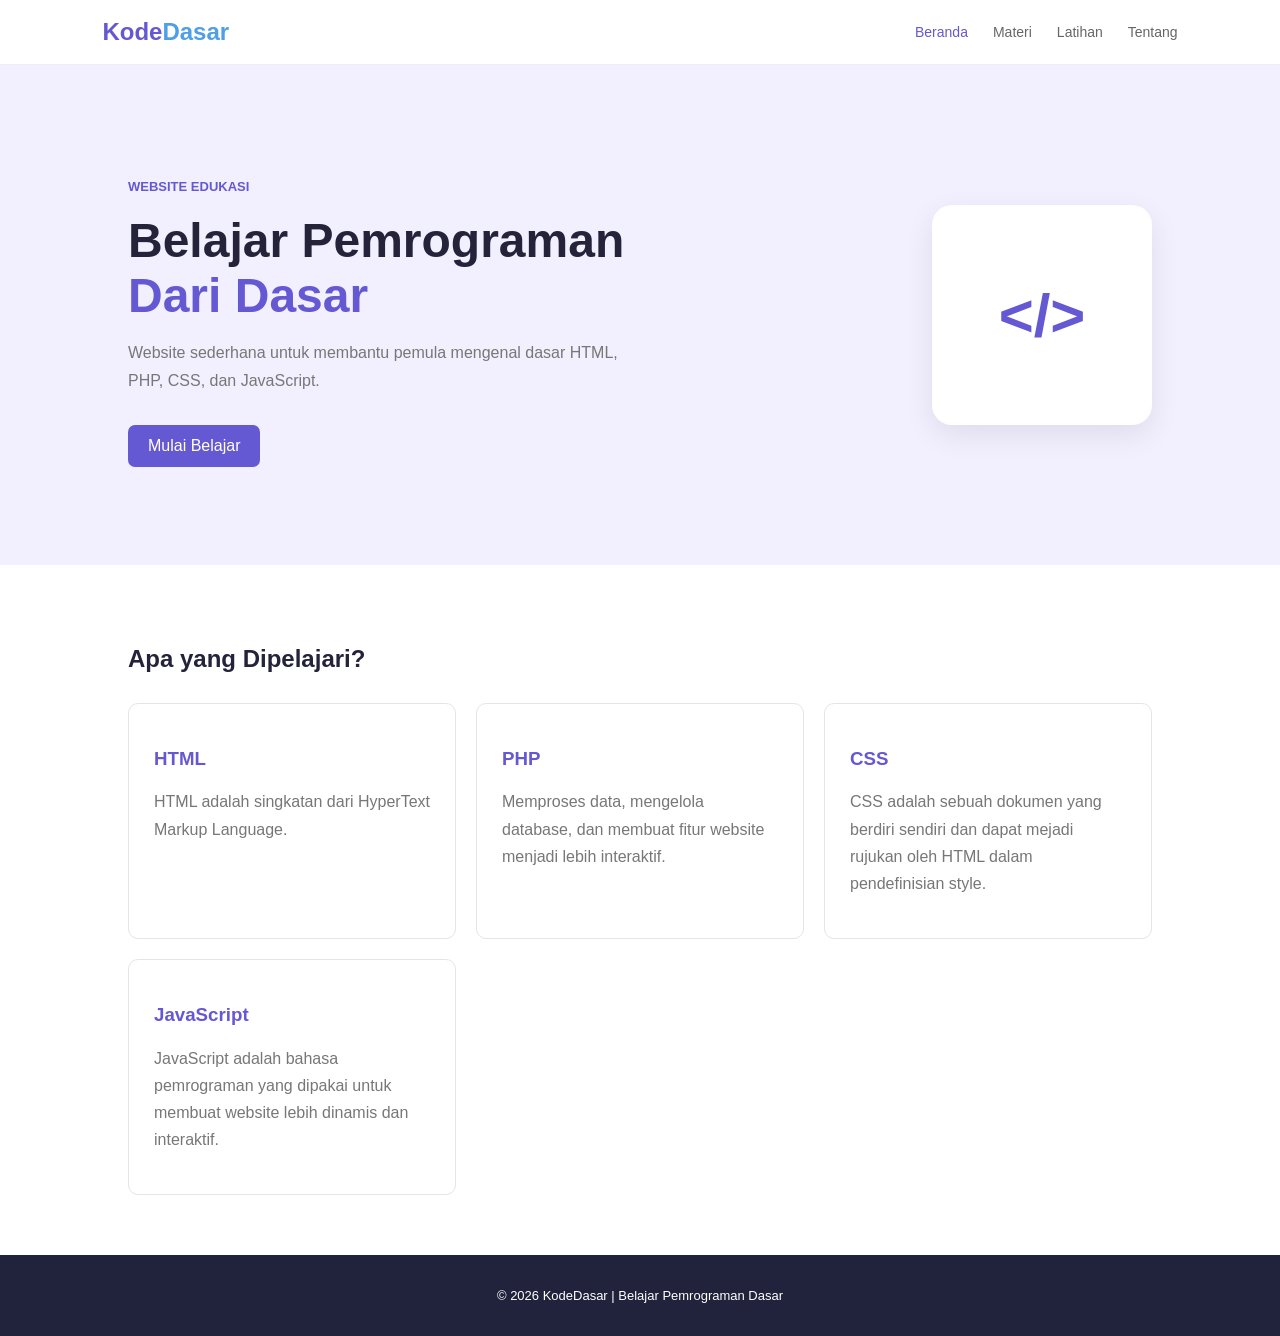
<file: index.html>
<!DOCTYPE html>
<html lang="id">
<head>
    <meta charset="UTF-8">
    <meta name="viewport" content="width=device-width, initial-scale=1.0">
    <title>Beranda | KodeDasar</title>
    <link rel="stylesheet" href="css/style.css">
    <script src="js/script.js" defer></script>
</head>
<body>

<header>
    <nav class="navbar">
        <h2>Kode<span>Dasar</span></h2>

        <ul>
            <li><a class="active" href="index.html">Beranda</a></li>
            <li><a href="materi.html">Materi</a></li>
            <li><a href="latihan.html">Latihan</a></li>
            <li><a href="tentang.html">Tentang</a></li>
        </ul>
    </nav>
</header>

<main>
    <section class="hero">
        <div>
            <p>WEBSITE EDUKASI</p>
            <h1>Belajar Pemrograman<br><span>Dari Dasar</span></h1>
            <p>
                Website sederhana untuk membantu pemula mengenal
                dasar HTML, PHP, CSS, dan JavaScript.
            </p>

            <a href="materi.html" class="button">Mulai Belajar</a>
        </div>

        <div class="code-box">
            &lt;/&gt;
        </div>
    </section>

    <section class="section">
        <h2>Apa yang Dipelajari?</h2>

        <div class="cards">
            <div class="card">
                <h3>HTML</h3>
                <p>HTML adalah singkatan dari HyperText Markup Language.</p>
            </div>

            <div class="card">
                <h3>PHP</h3>
                <p>Memproses data, mengelola database, dan membuat fitur website menjadi lebih interaktif.</p>
            </div>

            <div class="card">
                <h3>CSS</h3>
                <p>CSS adalah sebuah dokumen yang berdiri sendiri dan dapat mejadi rujukan oleh HTML dalam pendefinisian style.</p>
            </div>

            <div class="card">
                <h3>JavaScript</h3>
                <p>JavaScript adalah bahasa pemrograman yang dipakai untuk membuat website lebih dinamis dan interaktif.</p>
            </div>
        </div>
    </section>
</main>

<footer>
    <p>© 2026 KodeDasar | Belajar Pemrograman Dasar</p>
</footer>

</body>
</html>
</file>
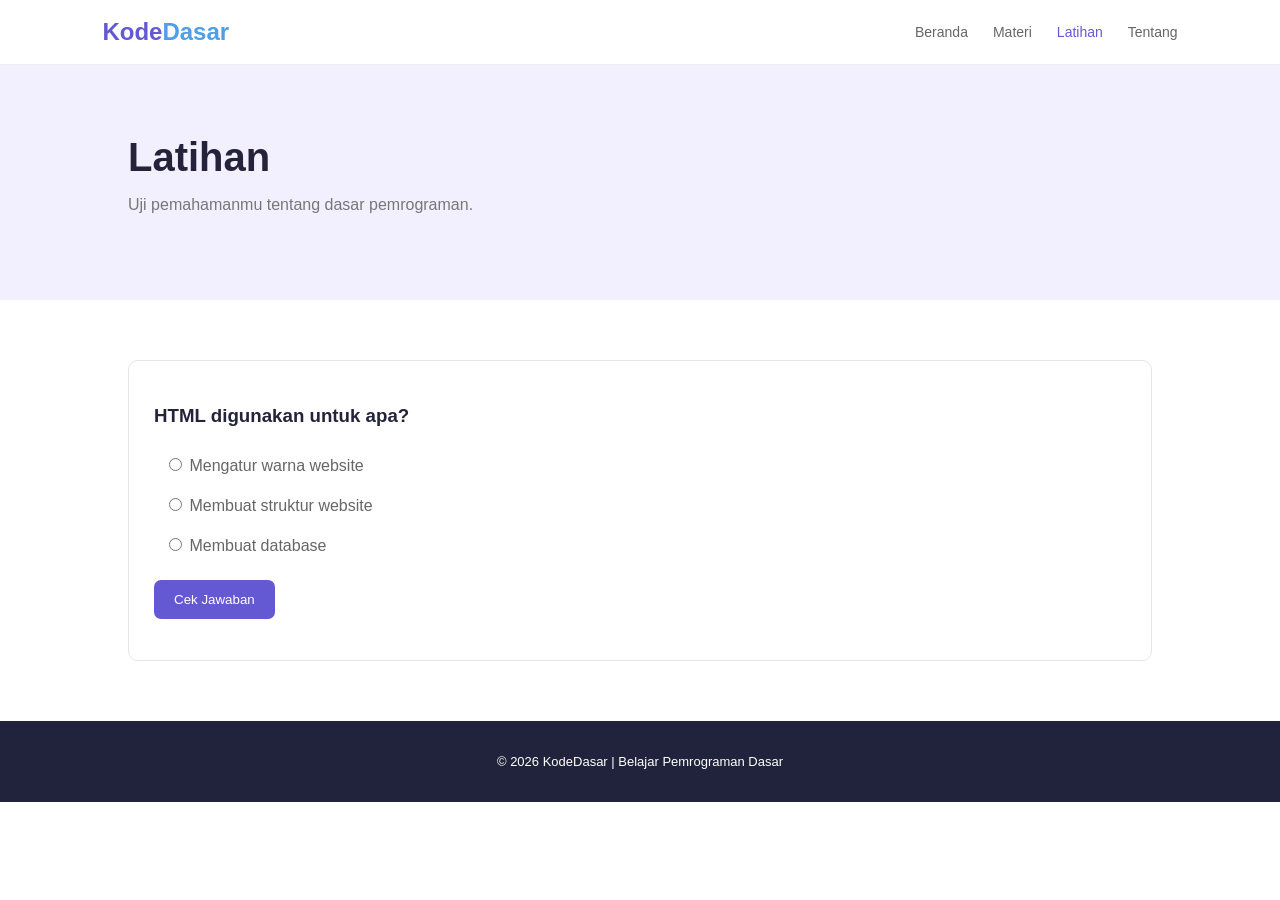
<file: latihan.html>
<!doctype html>
<html lang="id">
  <head>
    <meta charset="UTF-8" />
    <meta name="viewport" content="width=device-width, initial-scale=1.0" />
    <title>Latihan | KodeDasar</title>
    <link rel="stylesheet" href="css/style.css" />
    <script src="js/script.js" defer></script>
  </head>

  <body>
    <header>
      <nav class="navbar">
        <h2>Kode<span>Dasar</span></h2>

        <ul>
          <li><a href="index.html">Beranda</a></li>
          <li><a href="materi.html">Materi</a></li>
          <li><a class="active" href="latihan.html">Latihan</a></li>
          <li><a href="tentang.html">Tentang</a></li>
        </ul>
      </nav>
    </header>

    <main>
      <section class="page-title">
        <h1>Latihan</h1>
        <p>Uji pemahamanmu tentang dasar pemrograman.</p>
      </section>

      <section class="section">
        <div class="quiz">
          <h3>HTML digunakan untuk apa?</h3>

          <label>
            <input type="radio" name="soal" value="salah" />
            Mengatur warna website
          </label>

          <label>
            <input type="radio" name="soal" value="benar" />
            Membuat struktur website
          </label>

          <label>
            <input type="radio" name="soal" value="salah" />
            Membuat database
          </label>

          <button class="button" onclick="cekJawaban()">Cek Jawaban</button>

          <p id="hasil"></p>
        </div>
      </section>
    </main>

    <footer>
      <p>© 2026 KodeDasar | Belajar Pemrograman Dasar</p>
    </footer>
  </body>
</html>
</file>
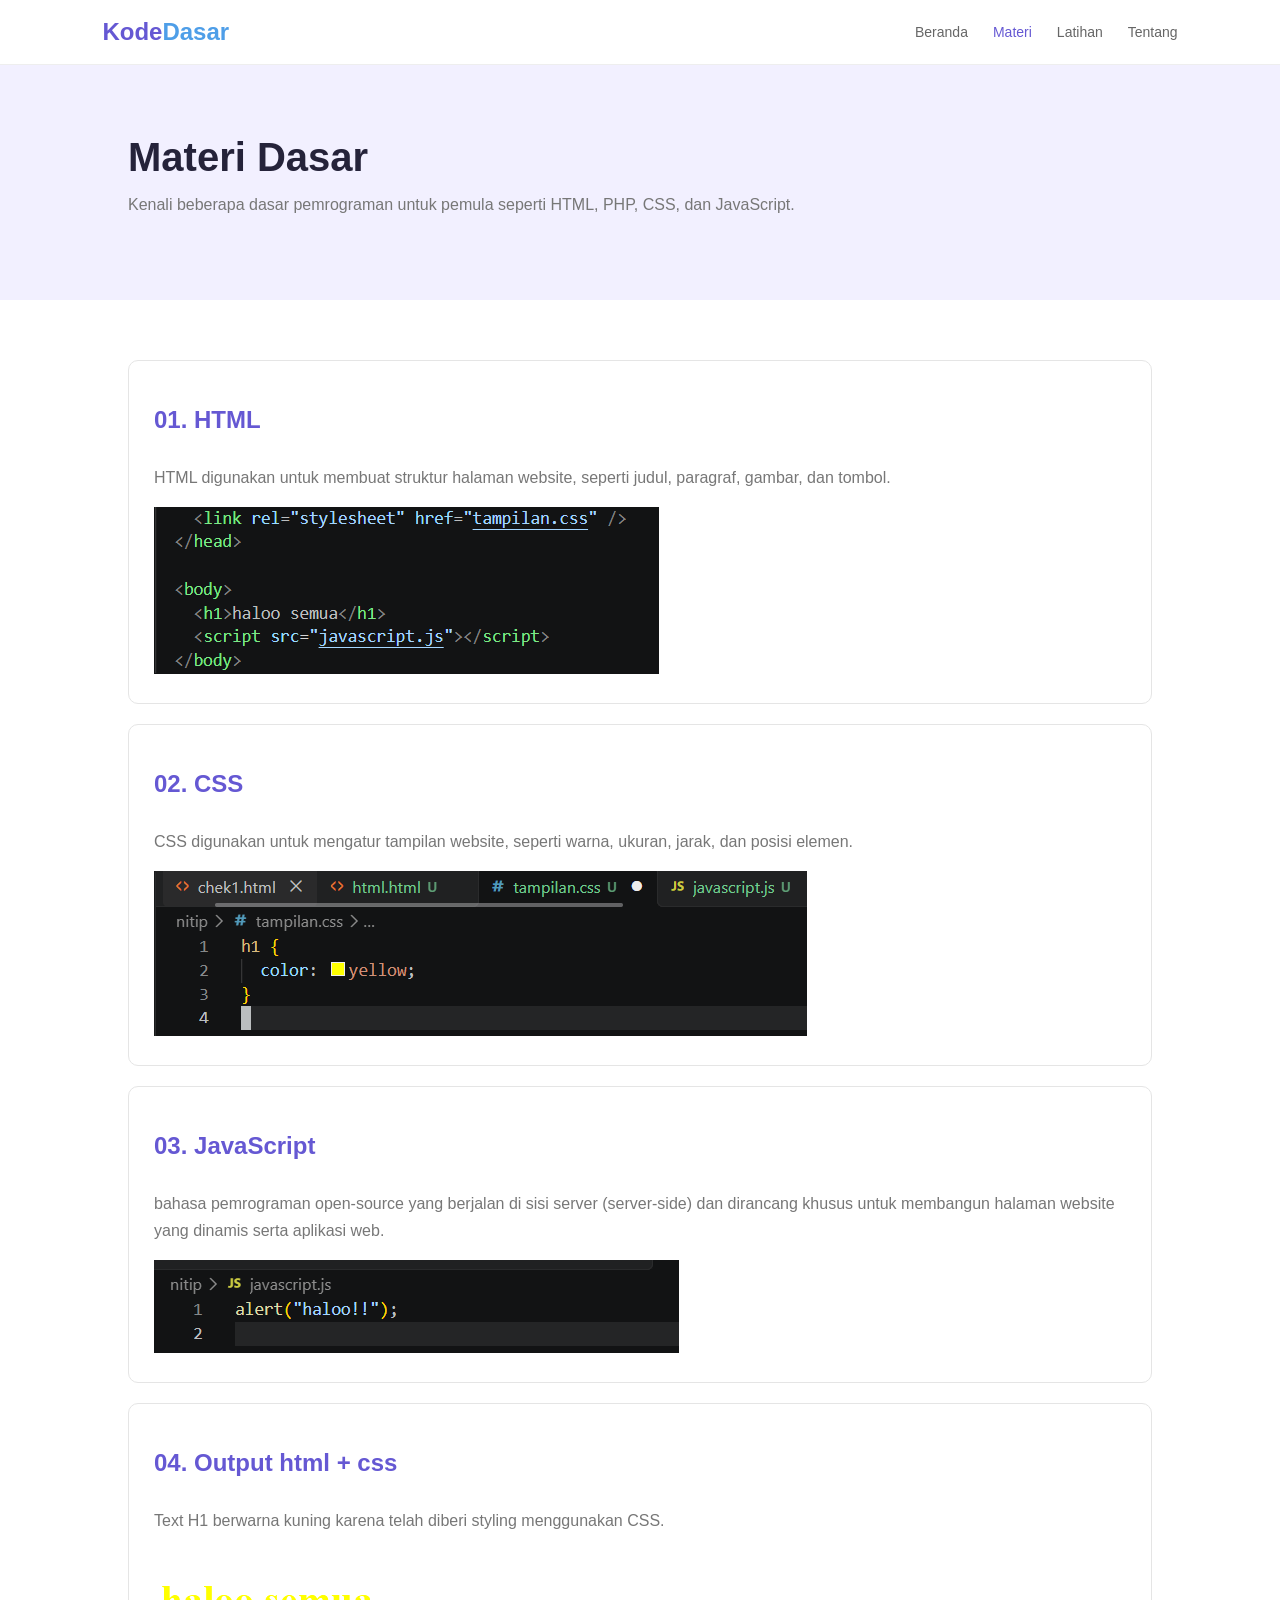
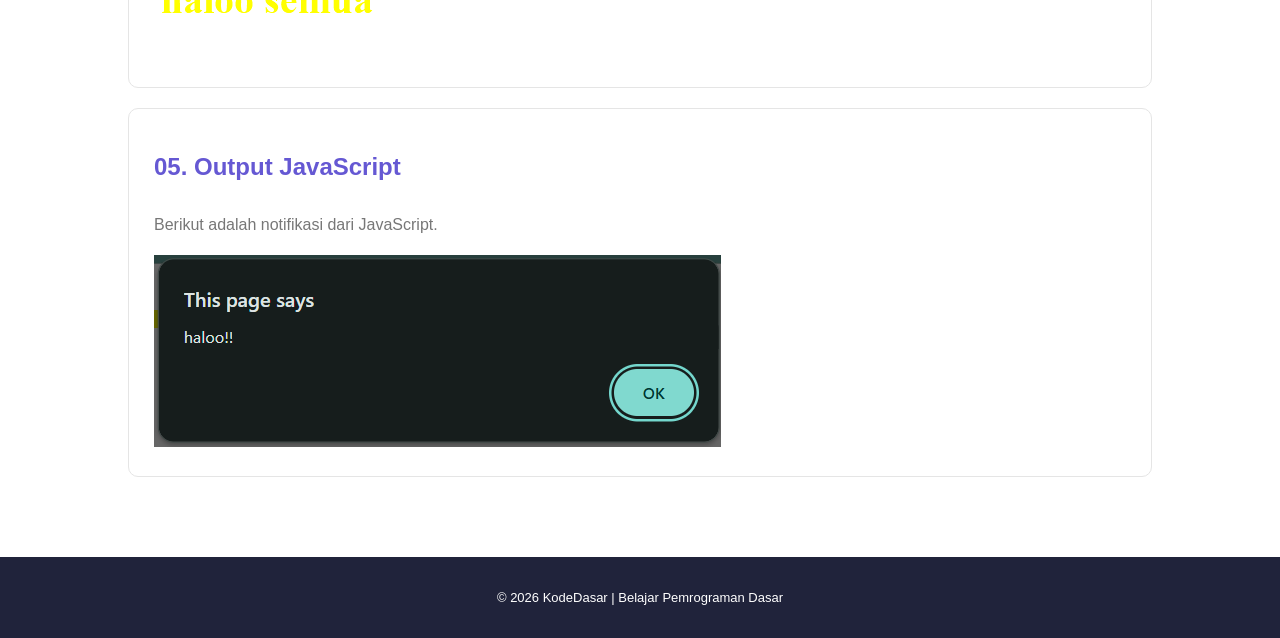
<file: materi.html>
<!doctype html>
<html lang="id">

<head>
  <head>
    <meta charset="UTF-8" />
    <meta name="viewport" content="width=device-width, initial-scale=1.0" />
    <title>Materi | KodeDasar</title>
    <link rel="stylesheet" href="css/style.css" />
  </head>

  <body>
    <header>
      <nav class="navbar">
        <h2>Kode<span>Dasar</span></h2>

        <ul>
          <li><a href="index.html">Beranda</a></li>
          <li><a class="active" href="materi.html">Materi</a></li>
          <li><a href="latihan.html">Latihan</a></li>
          <li><a href="tentang.html">Tentang</a></li>
        </ul>
      </nav>
    </header>

    <main>
      <section class="page-title">
        <h1>Materi Dasar</h1>
        <p>Kenali beberapa dasar pemrograman untuk pemula seperti HTML, PHP, CSS, dan JavaScript.</p>
    </section>

      <section class="section">
        <div class="material">
          <h2>01. HTML</h2>
          <p>
            HTML digunakan untuk membuat struktur halaman website, seperti
            judul, paragraf, gambar, dan tombol.
          </p>

          <img src="img/html.png" alt="Ilustrasi HTML" class="gambar-materi" />
        </div>

        <div class="material">
          <h2>02. CSS</h2>
          <p>
            CSS digunakan untuk mengatur tampilan website, seperti warna,
            ukuran, jarak, dan posisi elemen.
          </p>

          <img src="img/css.png" alt="Ilustrasi CSS" class="gambar-materi" />
        </div>

        <div class="material">
          <h2>03. JavaScript</h2>
          <p>
            bahasa pemrograman open-source yang berjalan di sisi server
            (server-side) dan dirancang khusus untuk membangun halaman website
            yang dinamis serta aplikasi web.
          </p>

          <img
            src="img/java.png"
            alt="Ilustrasi JavaScript"
            class="gambar-materi"
          />
        </div>

        <div class="material">
          <h2>04. Output html + css</h2>
          <p>
            Text H1 berwarna kuning karena telah diberi styling menggunakan CSS.
          </p>

          <img
            src="img/output-html+css.png"
            alt="Ilustrasi Output"
            class="gambar-materi"
          />
        </div>
        <div class="material">
          <h2>05. Output JavaScript</h2>
          <p>Berikut adalah notifikasi dari JavaScript.</p>

          <img
            src="img/output-css.png"
            alt="Ilustrasi Output"
            class="gambar-materi"
          />
        </div>
      </section>
    </main>

    <footer>
      <p>© 2026 KodeDasar | Belajar Pemrograman Dasar</p>
    </footer>
  </body>
</html>
</file>
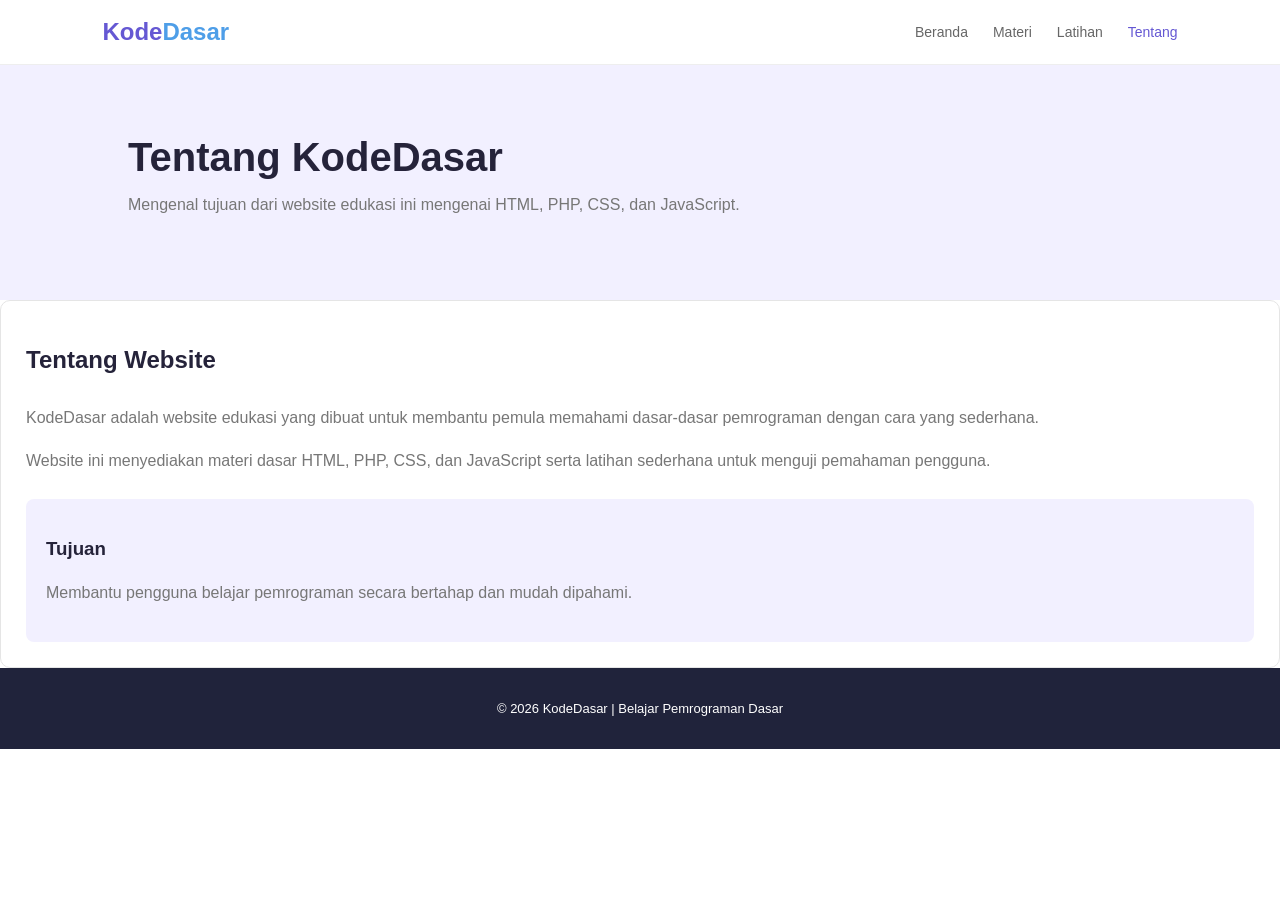
<file: tentang.html>
<!DOCTYPE html>
<html lang="id">
<head>
    <meta charset="UTF-8">
    <meta name="viewport" content="width=device-width, initial-scale=1.0">
    <title>Tentang | KodeDasar</title>
    <link rel="stylesheet" href="css/style.css">
</head>
<body>

<header>
    <nav class="navbar">
        <h2>Kode<span>Dasar</span></h2>

        <ul>
            <li><a href="index.html">Beranda</a></li>
            <li><a href="materi.html">Materi</a></li>
            <li><a href="latihan.html">Latihan</a></li>
            <li><a class="active" href="tentang.html">Tentang</a></li>
        </ul>
    </nav>
</header>

<main>
    <section class="page-title">
        <h1>Tentang KodeDasar</h1>
        <p>Mengenal tujuan dari website edukasi ini mengenai HTML, PHP, CSS, dan JavaScript.</p>
    </section>

    <section class="section about">
        <h2>Tentang Website</h2>

        <p>
            KodeDasar adalah website edukasi yang dibuat untuk membantu
            pemula memahami dasar-dasar pemrograman dengan cara yang sederhana.
        </p>

        <p>
            Website ini menyediakan materi dasar HTML, PHP, CSS, dan JavaScript
            serta latihan sederhana untuk menguji pemahaman pengguna.
        </p>

        <div class="info">
            <h3>Tujuan</h3>
            <p>
                Membantu pengguna belajar pemrograman secara bertahap
                dan mudah dipahami.
            </p>
        </div>
    </section>
</main>

<footer>
    <p>© 2026 KodeDasar | Belajar Pemrograman Dasar</p>
</footer>

</body>
</html>
</file>
<file: css/style.css>
* {
    box-sizing: border-box;
}

body {
    margin: 0;
    font-family: Arial, sans-serif;
    color: #25233a;
    background: #ffffff;
}

.navbar {
    display: flex;
    justify-content: space-between;
    align-items: center;
    padding: 18px 8%;
    border-bottom: 1px solid #eeeeee;
}

.navbar h2 {
    margin: 0;
    color: #6558d3;
}

.navbar h2 span {
    color: #4e9ee8;
}

.navbar ul {
    display: flex;
    gap: 25px;
    list-style: none;
    margin: 0;
    padding: 0;
}

.navbar a {
    color: #666666;
    text-decoration: none;
    font-size: 14px;
}

.navbar a:hover,
.navbar a.active {
    color: #6558d3;
}

.hero {
    min-height: 500px;
    padding: 80px 10%;
    display: flex;
    align-items: center;
    justify-content: space-between;
    background: #f2f0ff;
}

.hero p:first-child {
    color: #6558d3;
    font-size: 13px;
    font-weight: bold;
}

.hero h1 {
    font-size: 48px;
    margin: 15px 0;
}

.hero h1 span {
    color: #6558d3;
}

.hero p {
    max-width: 500px;
    color: #777777;
    line-height: 1.7;
}

.button {
    display: inline-block;
    margin-top: 15px;
    padding: 12px 20px;
    background: #6558d3;
    color: white;
    border: none;
    border-radius: 7px;
    text-decoration: none;
    cursor: pointer;
}

.button:hover {
    background: #4d43aa;
}

.code-box {
    width: 220px;
    height: 220px;
    display: flex;
    justify-content: center;
    align-items: center;
    background: #ffffff;
    border-radius: 20px;
    color: #6558d3;
    font-size: 60px;
    font-weight: bold;
    box-shadow: 0 10px 30px #00000015;
}

.section {
    padding: 60px 10%;
}

.section h2 {
    margin-bottom: 30px;
}

.cards {
    display: grid;
    grid-template-columns: repeat(3, 1fr);
    gap: 20px;
}

.card,
.material,
.quiz,
.about {
    padding: 25px;
    border: 1px solid #e5e5e5;
    border-radius: 10px;
    background: white;
}

.card h3,
.material h2 {
    color: #6558d3;
}

.card p,
.material p,
.about p {
    color: #777777;
    line-height: 1.7;
}

.page-title {
    padding: 70px 10%;
    background: #f2f0ff;
}

.page-title h1 {
    margin: 0 0 10px;
    font-size: 40px;
}

.page-title p {
    color: #777777;
}

.material {
    margin-bottom: 20px;
}

.material pre {
    padding: 15px;
    background: #20233b;
    color: #ffffff;
    border-radius: 7px;
    overflow-x: auto;
}

.quiz label {
    display: block;
    padding: 10px;
    color: #666666;
}

.quiz #hasil {
    color: #6558d3;
    font-weight: bold;
}

.info {
    margin-top: 25px;
    padding: 20px;
    background: #f2f0ff;
    border-radius: 8px;
}

footer {
    padding: 20px;
    text-align: center;
    background: #20233b;
    color: white;
    font-size: 13px;
}

@media (max-width: 700px) {
    .navbar {
        flex-direction: column;
        gap: 15px;
    }

    .navbar ul {
        gap: 15px;
        flex-wrap: wrap;
        justify-content: center;
    }

    .hero {
        flex-direction: column;
        align-items: flex-start;
        gap: 40px;
    }

    .hero h1 {
        font-size: 38px;
    }

    .code-box {
        width: 150px;
        height: 150px;
        font-size: 40px;
        align-self: center;
    }

    .cards {
        grid-template-columns: 1fr;
    }
}
</file>
